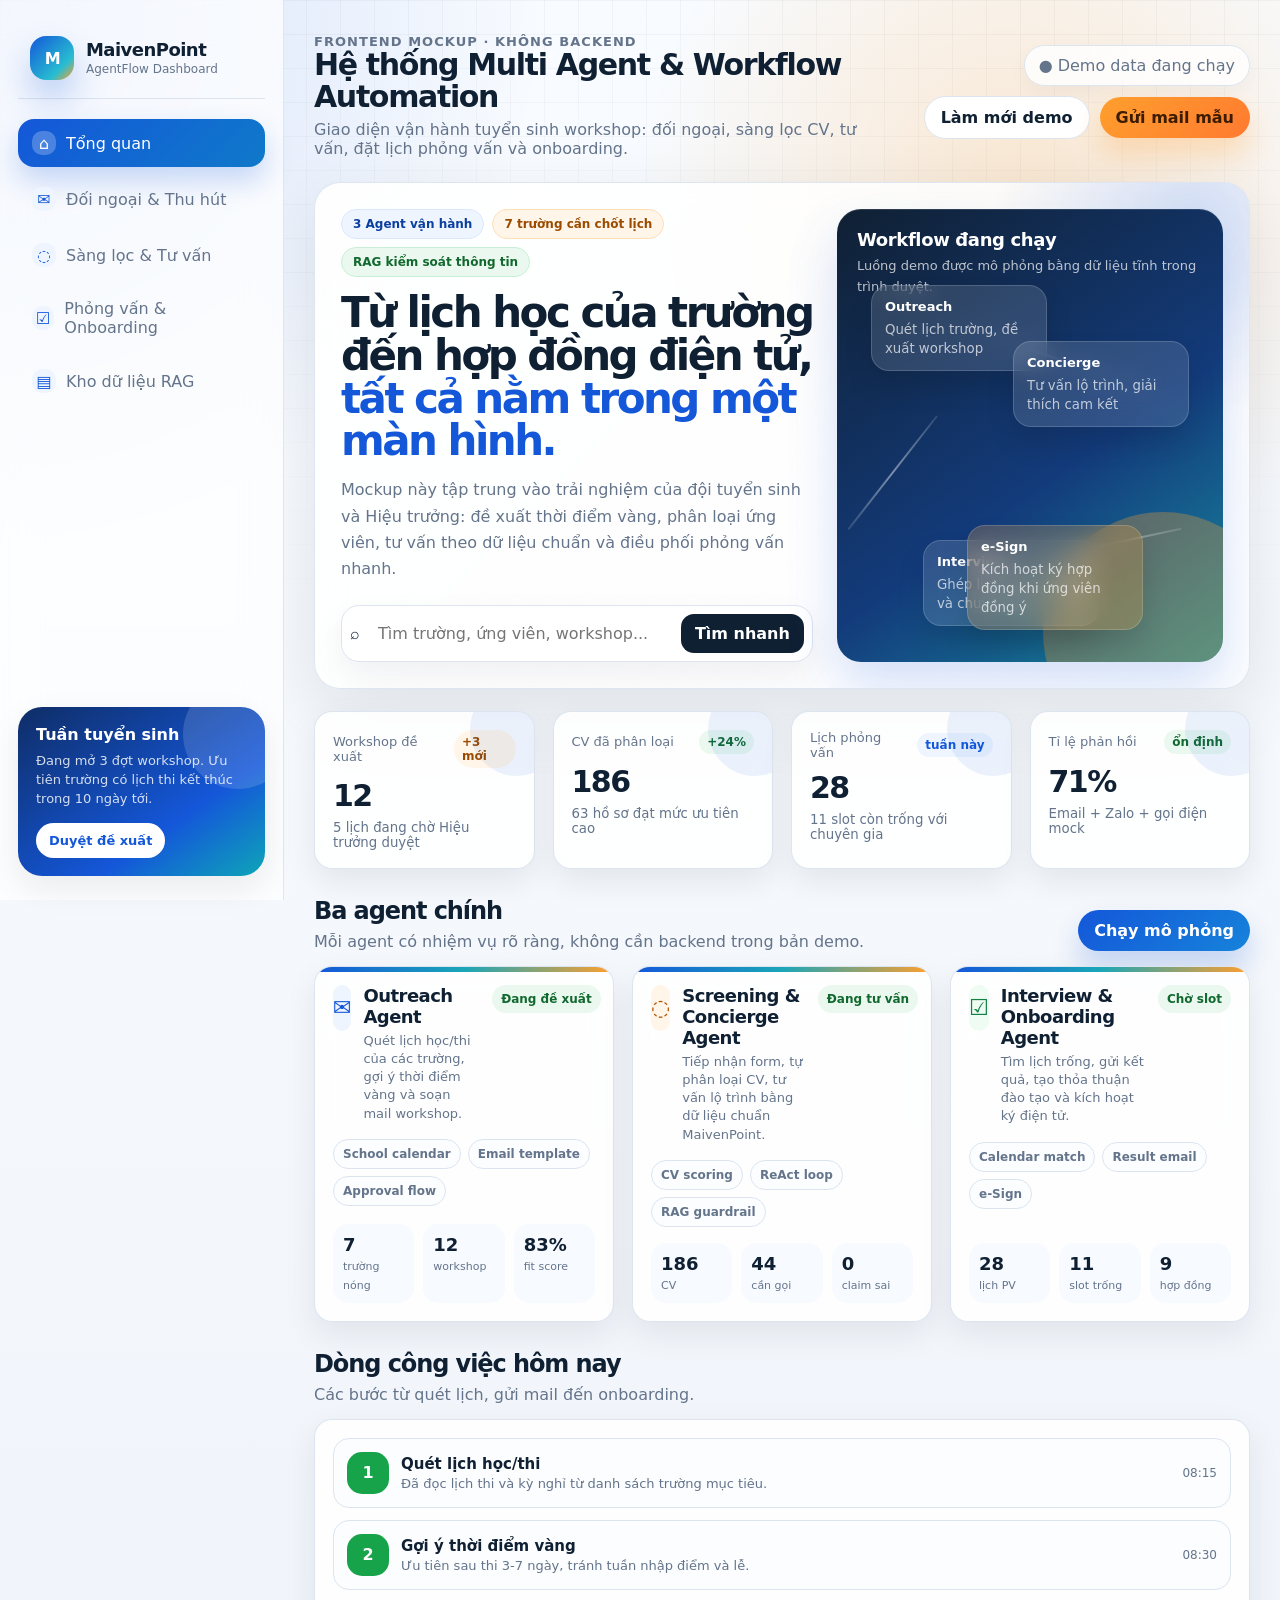
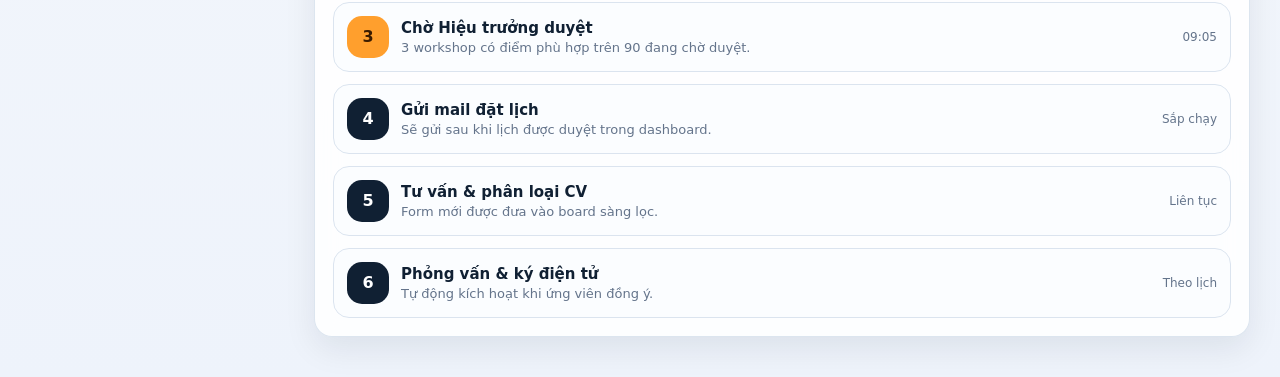
<file: src/imports/index.html>
<!doctype html>
<html lang="vi">
<head>
  <meta charset="utf-8" />
  <meta name="viewport" content="width=device-width, initial-scale=1" />
  <title>MaivenPoint AgentFlow — Multi Agent Workflow Automation</title>
  <meta name="description" content="Frontend mockup hệ thống Multi Agent & Workflow Automation cho tuyển sinh workshop MaivenPoint." />
  <style>
    :root{
      --bg:#f4f7fb;
      --paper:#ffffff;
      --ink:#102033;
      --muted:#64748b;
      --line:#dbe4ef;
      --blue:#1457d9;
      --blue-2:#0b3f9f;
      --cyan:#1aa6b8;
      --orange:#ff9f2d;
      --green:#16a34a;
      --red:#e5484d;
      --violet:#7c3aed;
      --shadow:0 24px 70px rgba(15, 23, 42, .10);
      --shadow-soft:0 12px 32px rgba(15, 23, 42, .08);
      --radius:26px;
      --radius-md:18px;
      --radius-sm:12px;
      --sidebar:284px;
      font-family: Inter, ui-sans-serif, system-ui, -apple-system, BlinkMacSystemFont, "Segoe UI", sans-serif;
    }

    *{box-sizing:border-box}
    html{scroll-behavior:smooth}
    body{
      margin:0;
      min-height:100vh;
      color:var(--ink);
      background:
        radial-gradient(circle at top left, rgba(20,87,217,.16), transparent 34rem),
        radial-gradient(circle at 80% 10%, rgba(255,159,45,.22), transparent 24rem),
        linear-gradient(180deg, #f8fbff 0%, var(--bg) 55%, #eef3fb 100%);
    }
    body::before{
      content:"";
      position:fixed; inset:0;
      pointer-events:none;
      background-image:linear-gradient(rgba(16,32,51,.035) 1px, transparent 1px), linear-gradient(90deg, rgba(16,32,51,.035) 1px, transparent 1px);
      background-size:34px 34px;
      mask-image:linear-gradient(to bottom, #000, transparent 78%);
      z-index:-2;
    }
    button, input, select, textarea{font:inherit}
    button{cursor:pointer}
    a{color:inherit;text-decoration:none}

    .app{
      min-height:100vh;
      display:grid;
      grid-template-columns:var(--sidebar) 1fr;
    }

    .sidebar{
      position:sticky;
      top:0;
      height:100vh;
      padding:24px 18px;
      background:rgba(255,255,255,.72);
      border-right:1px solid rgba(219,228,239,.9);
      backdrop-filter:blur(18px);
      display:flex;
      flex-direction:column;
      gap:20px;
      z-index:20;
    }
    .brand{
      display:flex; align-items:center; gap:12px;
      padding:12px 12px 18px;
      border-bottom:1px solid var(--line);
    }
    .brand-mark{
      width:44px;height:44px;border-radius:16px;
      display:grid;place-items:center;
      color:#fff;font-weight:900;letter-spacing:-.08em;
      background:linear-gradient(135deg,var(--blue),#28bdd1 72%,var(--orange));
      box-shadow:0 18px 34px rgba(20,87,217,.28);
    }
    .brand h1{font-size:18px;line-height:1;margin:0;letter-spacing:-.03em}
    .brand p{font-size:12px;margin:3px 0 0;color:var(--muted)}

    .nav{display:grid;gap:8px}
    .nav button{
      border:0;background:transparent;color:var(--muted);
      padding:12px 14px;border-radius:16px;
      display:flex;align-items:center;gap:10px;text-align:left;
      transition:.18s ease;
    }
    .nav button:hover{background:#edf5ff;color:var(--blue-2)}
    .nav button.active{background:linear-gradient(135deg,var(--blue),#0f79c9);color:#fff;box-shadow:0 14px 28px rgba(20,87,217,.22)}
    .nav .ico{width:24px;height:24px;display:grid;place-items:center;border-radius:10px;background:rgba(255,255,255,.24)}
    .nav button:not(.active) .ico{background:#eef5ff;color:var(--blue)}

    .side-card{
      margin-top:auto;
      border-radius:24px;
      padding:18px;
      background:linear-gradient(145deg,#0f2d66,#1457d9 66%,#0ea5b8);
      color:#fff;
      box-shadow:var(--shadow-soft);
      overflow:hidden;
      position:relative;
    }
    .side-card::after{
      content:"";position:absolute;right:-28px;top:-28px;width:110px;height:110px;border-radius:999px;background:rgba(255,255,255,.14)
    }
    .side-card p{margin:8px 0 14px;color:rgba(255,255,255,.82);font-size:13px;line-height:1.45}
    .side-card .small-btn{position:relative;z-index:1;background:#fff;color:var(--blue);border:0;border-radius:999px;padding:10px 13px;font-weight:800;font-size:13px}

    main{padding:26px 30px 40px;min-width:0}
    .topbar{
      display:flex;align-items:center;justify-content:space-between;gap:18px;
      margin-bottom:24px;
    }
    .eyebrow{
      color:var(--blue);font-weight:800;font-size:13px;letter-spacing:.08em;text-transform:uppercase;margin:0 0 7px
    }
    .topbar h2{font-size:30px;line-height:1.05;margin:0;letter-spacing:-.045em}
    .topbar p{margin:8px 0 0;color:var(--muted)}
    .actions{display:flex;align-items:center;gap:10px;flex-wrap:wrap;justify-content:flex-end}
    .pill{
      border:1px solid var(--line);
      background:rgba(255,255,255,.82);
      border-radius:999px;
      padding:10px 14px;
      color:var(--muted);
      display:flex;align-items:center;gap:8px;
      box-shadow:0 8px 20px rgba(15,23,42,.04);
    }
    .btn-primary,.btn-secondary,.btn-ghost{
      border-radius:999px;border:0;padding:11px 16px;font-weight:800;display:inline-flex;align-items:center;gap:8px;transition:.16s ease;
    }
    .btn-primary{background:linear-gradient(135deg,var(--orange),#ff7a30);color:#3b1c00;box-shadow:0 16px 28px rgba(255,159,45,.28)}
    .btn-primary:hover,.btn-secondary:hover,.btn-ghost:hover{transform:translateY(-1px)}
    .btn-secondary{background:linear-gradient(135deg,var(--blue),#1683da);color:#fff;box-shadow:0 16px 28px rgba(20,87,217,.22)}
    .btn-ghost{background:#fff;border:1px solid var(--line);color:var(--ink)}

    .hero{
      border:1px solid rgba(219,228,239,.92);
      border-radius:var(--radius);
      background:linear-gradient(135deg,rgba(255,255,255,.92),rgba(255,255,255,.76));
      box-shadow:var(--shadow);
      overflow:hidden;
      position:relative;
      padding:26px;
      margin-bottom:22px;
      display:grid;
      grid-template-columns:1.1fr .9fr;
      gap:24px;
      backdrop-filter:blur(14px);
    }
    .hero::before{
      content:"";position:absolute;right:-160px;top:-180px;width:430px;height:430px;border-radius:999px;background:radial-gradient(circle,rgba(20,87,217,.18),transparent 66%);
    }
    .hero-copy{position:relative;z-index:1}
    .badge-row{display:flex;flex-wrap:wrap;gap:8px;margin-bottom:15px}
    .badge{border-radius:999px;padding:7px 11px;background:#eef5ff;color:var(--blue-2);font-size:12px;font-weight:800;border:1px solid #d9e8ff}
    .badge.warn{background:#fff5e8;color:#9a4b00;border-color:#ffdfb3}
    .badge.good{background:#eaf8ef;color:#12692f;border-color:#c8efd5}
    .hero h3{font-size:42px;line-height:1.02;letter-spacing:-.06em;margin:0 0 14px;max-width:760px}
    .hero h3 span{color:var(--blue)}
    .hero p{font-size:16px;line-height:1.65;color:var(--muted);max-width:720px;margin:0 0 22px}
    .searchbar{
      display:flex;align-items:center;gap:10px;max-width:620px;
      background:#fff;border:1px solid var(--line);border-radius:18px;padding:8px;
      box-shadow:0 14px 34px rgba(15,23,42,.06);
    }
    .searchbar input{border:0;outline:0;flex:1;padding:10px 8px;min-width:140px;color:var(--ink)}
    .searchbar button{border:0;border-radius:13px;background:var(--ink);color:#fff;padding:10px 14px;font-weight:800}

    .hero-panel{
      position:relative;z-index:1;
      min-height:300px;
      border-radius:24px;
      background:linear-gradient(145deg,#102033,#133b7b 58%,#188da2);
      color:#fff;
      padding:20px;
      overflow:hidden;
      box-shadow:inset 0 1px rgba(255,255,255,.12), 0 24px 50px rgba(20,87,217,.18);
    }
    .hero-panel::before{content:"";position:absolute;inset:auto -60px -90px auto;width:240px;height:240px;border-radius:999px;background:rgba(255,159,45,.30)}
    .hero-panel h4{margin:0;font-size:18px;letter-spacing:-.02em}
    .hero-panel p{color:rgba(255,255,255,.72);margin:5px 0 0;font-size:13px}
    .orbit{position:absolute;inset:76px 34px 32px 34px}
    .node{
      position:absolute;border-radius:18px;background:rgba(255,255,255,.13);border:1px solid rgba(255,255,255,.16);backdrop-filter:blur(12px);padding:13px;width:176px;box-shadow:0 16px 28px rgba(0,0,0,.12);
    }
    .node strong{display:block;font-size:13px;margin-bottom:5px}.node small{color:rgba(255,255,255,.70)}
    .node.n1{left:0;top:0}.node.n2{right:0;top:56px}.node.n3{left:52px;bottom:4px}.node.n4{right:46px;bottom:0;background:rgba(255,159,45,.22)}
    .connector{position:absolute;height:2px;background:linear-gradient(90deg,rgba(255,255,255,.18),rgba(255,255,255,.65),rgba(255,255,255,.18));transform-origin:left center;opacity:.7}.c1{left:110px;top:48px;width:178px;transform:rotate(18deg)}.c2{right:108px;top:130px;width:144px;transform:rotate(128deg)}.c3{left:140px;bottom:64px;width:174px;transform:rotate(-12deg)}

    .grid{display:grid;gap:18px}
    .grid.cols-4{grid-template-columns:repeat(4,minmax(0,1fr))}.grid.cols-3{grid-template-columns:repeat(3,minmax(0,1fr))}.grid.cols-2{grid-template-columns:repeat(2,minmax(0,1fr))}
    .card{
      border:1px solid rgba(219,228,239,.95);
      background:rgba(255,255,255,.88);
      border-radius:var(--radius-md);
      box-shadow:var(--shadow-soft);
      padding:18px;
      min-width:0;
      backdrop-filter:blur(12px);
    }
    .stat{position:relative;overflow:hidden}.stat::after{content:"";position:absolute;right:-30px;top:-30px;width:94px;height:94px;border-radius:999px;background:rgba(20,87,217,.08)}
    .stat-label{color:var(--muted);font-size:13px;margin:0 0 10px;display:flex;align-items:center;justify-content:space-between;gap:8px}
    .stat strong{font-size:30px;letter-spacing:-.05em}.stat small{display:block;color:var(--muted);margin-top:7px}.trend{font-size:12px;font-weight:900;border-radius:999px;padding:5px 8px;background:#eaf8ef;color:#12692f}.trend.hot{background:#fff5e8;color:#9a4b00}.trend.info{background:#eef5ff;color:var(--blue)}

    .section{display:none}.section.active{display:block}
    .section-head{display:flex;align-items:end;justify-content:space-between;gap:16px;margin:28px 0 15px}.section-head h3{font-size:24px;letter-spacing:-.045em;margin:0}.section-head p{margin:7px 0 0;color:var(--muted)}

    .agent-card{
      position:relative;overflow:hidden;
      min-height:285px;
      display:flex;flex-direction:column;gap:16px;
    }
    .agent-card::before{content:"";position:absolute;inset:0 0 auto 0;height:5px;background:linear-gradient(90deg,var(--blue),var(--cyan),var(--orange))}
    .agent-top{display:flex;justify-content:space-between;gap:12px;align-items:flex-start}.agent-title{display:flex;gap:12px}.agent-ico{width:46px;height:46px;border-radius:17px;display:grid;place-items:center;background:#eef5ff;color:var(--blue);font-size:22px}.agent-card:nth-child(2) .agent-ico{background:#fff5e8;color:#af5405}.agent-card:nth-child(3) .agent-ico{background:#eefcf3;color:#138144}
    .agent-title h4{margin:0;font-size:18px;letter-spacing:-.03em}.agent-title p{margin:5px 0 0;color:var(--muted);font-size:13px;line-height:1.4}
    .status{font-size:12px;font-weight:900;border-radius:999px;padding:7px 9px;background:#eaf8ef;color:#12692f;white-space:nowrap}.status.wait{background:#fff5e8;color:#9a4b00}.status.draft{background:#eef5ff;color:var(--blue-2)}
    .chips{display:flex;flex-wrap:wrap;gap:7px}.chip{padding:7px 9px;border-radius:999px;border:1px solid var(--line);background:#fbfdff;color:var(--muted);font-size:12px;font-weight:700}
    .agent-metrics{display:grid;grid-template-columns:repeat(3,1fr);gap:9px;margin-top:auto}.mini{border-radius:15px;background:#f7faff;padding:10px}.mini strong{display:block;font-size:18px}.mini span{font-size:11px;color:var(--muted)}

    .workflow{padding:18px;display:grid;gap:12px}.flow-step{display:grid;grid-template-columns:42px 1fr auto;gap:12px;align-items:center;padding:13px;border-radius:16px;border:1px solid var(--line);background:#fbfdff}.step-num{width:42px;height:42px;border-radius:15px;background:var(--ink);color:#fff;display:grid;place-items:center;font-weight:900}.flow-step.done .step-num{background:var(--green)}.flow-step.active .step-num{background:var(--orange);color:#3b1c00}.flow-step h4{margin:0;font-size:15px}.flow-step p{margin:3px 0 0;color:var(--muted);font-size:13px}.flow-step .time{font-size:12px;color:var(--muted);white-space:nowrap}

    .table-wrap{overflow:auto;border-radius:18px;border:1px solid var(--line);background:#fff}table{width:100%;border-collapse:collapse;min-width:760px}th,td{text-align:left;padding:14px 15px;border-bottom:1px solid #eef2f7;font-size:14px}th{background:#f7faff;color:#64748b;font-size:12px;text-transform:uppercase;letter-spacing:.05em}tr:last-child td{border-bottom:0}.school{display:flex;align-items:center;gap:10px}.avatar{width:36px;height:36px;border-radius:13px;background:linear-gradient(135deg,#e9f2ff,#fff5e8);display:grid;place-items:center;font-weight:900;color:var(--blue)}.score{font-weight:900;color:var(--blue)}.tag{display:inline-flex;border-radius:999px;padding:6px 9px;font-size:12px;font-weight:800}.tag.blue{background:#eef5ff;color:var(--blue-2)}.tag.orange{background:#fff5e8;color:#9a4b00}.tag.green{background:#eaf8ef;color:#12692f}.tag.red{background:#fff1f2;color:#be123c}.tag.violet{background:#f4efff;color:#6d28d9}

    .kanban{display:grid;grid-template-columns:repeat(4,minmax(240px,1fr));gap:14px;overflow:auto;padding-bottom:4px}.lane{border-radius:22px;background:rgba(255,255,255,.72);border:1px solid var(--line);padding:13px;min-height:430px}.lane-head{display:flex;justify-content:space-between;align-items:center;margin-bottom:12px}.lane-head h4{margin:0;font-size:15px}.count{background:#eef5ff;color:var(--blue);border-radius:999px;padding:4px 8px;font-size:12px;font-weight:900}.candidate{border-radius:17px;background:#fff;border:1px solid var(--line);padding:13px;margin-bottom:10px;box-shadow:0 8px 20px rgba(15,23,42,.05)}.candidate strong{display:block}.candidate p{font-size:12px;color:var(--muted);margin:5px 0 10px;line-height:1.45}.candidate-footer{display:flex;justify-content:space-between;align-items:center;gap:8px;font-size:12px;color:var(--muted)}

    .knowledge{display:grid;grid-template-columns:1fr .9fr;gap:18px}.doc-list{display:grid;gap:10px}.doc{display:flex;align-items:center;gap:12px;padding:13px;border-radius:16px;border:1px solid var(--line);background:#fbfdff}.doc .file{width:38px;height:38px;border-radius:14px;background:#eef5ff;color:var(--blue);display:grid;place-items:center}.doc h4{margin:0;font-size:14px}.doc p{margin:4px 0 0;color:var(--muted);font-size:12px}.rag-box{border-radius:22px;padding:18px;background:linear-gradient(145deg,#102033,#153c78);color:#fff;min-height:100%}.rag-box h4{margin:0 0 12px}.rag-box p{color:rgba(255,255,255,.76);line-height:1.55}.source-card{border-radius:16px;background:rgba(255,255,255,.10);border:1px solid rgba(255,255,255,.13);padding:13px;margin-top:10px}.source-card small{color:rgba(255,255,255,.7)}

    .timeline{position:relative;padding-left:22px}.timeline::before{content:"";position:absolute;left:8px;top:6px;bottom:6px;width:2px;background:#dbe7f8}.event{position:relative;margin:0 0 14px;padding:14px;border-radius:16px;background:#fbfdff;border:1px solid var(--line)}.event::before{content:"";position:absolute;left:-20px;top:18px;width:12px;height:12px;border-radius:999px;background:var(--blue);box-shadow:0 0 0 4px #e8f1ff}.event h4{margin:0;font-size:15px}.event p{margin:4px 0 0;color:var(--muted);font-size:13px;line-height:1.45}.event time{font-size:12px;font-weight:900;color:var(--orange)}

    .toast{position:fixed;right:24px;bottom:24px;z-index:60;transform:translateY(30px);opacity:0;pointer-events:none;transition:.25s ease;background:#102033;color:#fff;border-radius:18px;padding:14px 16px;box-shadow:0 20px 44px rgba(15,23,42,.28);max-width:360px}.toast.show{transform:translateY(0);opacity:1}.toast strong{display:block;margin-bottom:4px}.toast span{color:rgba(255,255,255,.75);font-size:13px}

    .mobile-bar{display:none;position:sticky;top:0;z-index:30;padding:12px 14px;background:rgba(255,255,255,.82);backdrop-filter:blur(16px);border-bottom:1px solid var(--line);align-items:center;justify-content:space-between}.hamb{border:0;background:var(--ink);color:#fff;border-radius:12px;padding:10px 12px}

    @media(max-width:1180px){.hero{grid-template-columns:1fr}.grid.cols-4{grid-template-columns:repeat(2,1fr)}.grid.cols-3{grid-template-columns:1fr}.knowledge{grid-template-columns:1fr}.hero-panel{min-height:330px}}
    @media(max-width:900px){.app{display:block}.mobile-bar{display:flex}.sidebar{position:fixed;left:14px;top:68px;height:auto;max-height:calc(100vh - 88px);width:min(310px,calc(100vw - 28px));border:1px solid var(--line);border-radius:24px;box-shadow:var(--shadow);transform:translateX(-120%);transition:.22s ease}.sidebar.open{transform:translateX(0)}main{padding:18px 14px 34px}.topbar{align-items:flex-start;flex-direction:column}.actions{justify-content:flex-start}.hero{padding:18px}.hero h3{font-size:34px}.grid.cols-4,.grid.cols-2{grid-template-columns:1fr}.searchbar{flex-direction:column;align-items:stretch}.searchbar input{width:100%}.searchbar button{width:100%}.orbit{inset:76px 14px 24px}.node{position:relative;left:auto!important;right:auto!important;top:auto!important;bottom:auto!important;width:100%;margin-bottom:10px}.connector{display:none}.hero-panel{min-height:auto}.orbit{position:relative;inset:auto;margin-top:18px}.kanban{grid-template-columns:repeat(4,280px)}}
  </style>
</head>
<body>
  <div class="mobile-bar">
    <div class="brand" style="border:0;padding:0">
      <div class="brand-mark">M</div>
      <div><h1>AgentFlow</h1><p>Frontend mock data</p></div>
    </div>
    <button class="hamb" id="menuBtn">☰</button>
  </div>

  <div class="app">
    <aside class="sidebar" id="sidebar">
      <div class="brand">
        <div class="brand-mark">M</div>
        <div>
          <h1>MaivenPoint</h1>
          <p>AgentFlow Dashboard</p>
        </div>
      </div>
      <nav class="nav" aria-label="Điều hướng chính">
        <button class="active" data-section="overview"><span class="ico">⌂</span>Tổng quan</button>
        <button data-section="outreach"><span class="ico">✉</span>Đối ngoại & Thu hút</button>
        <button data-section="screening"><span class="ico">◌</span>Sàng lọc & Tư vấn</button>
        <button data-section="interview"><span class="ico">☑</span>Phỏng vấn & Onboarding</button>
        <button data-section="knowledge"><span class="ico">▤</span>Kho dữ liệu RAG</button>
      </nav>
      <div class="side-card">
        <strong>Tuần tuyển sinh</strong>
        <p>Đang mở 3 đợt workshop. Ưu tiên trường có lịch thi kết thúc trong 10 ngày tới.</p>
        <button class="small-btn" id="approveCampaign">Duyệt đề xuất</button>
      </div>
    </aside>

    <main>
      <div class="topbar">
        <div>
          <p class="eyebrow">Frontend mockup · không backend</p>
          <h2>Hệ thống Multi Agent & Workflow Automation</h2>
          <p>Giao diện vận hành tuyển sinh workshop: đối ngoại, sàng lọc CV, tư vấn, đặt lịch phỏng vấn và onboarding.</p>
        </div>
        <div class="actions">
          <span class="pill">● Demo data đang chạy</span>
          <button class="btn-ghost" id="refreshBtn">Làm mới demo</button>
          <button class="btn-primary" id="sendMailBtn">Gửi mail mẫu</button>
        </div>
      </div>

      <section class="hero">
        <div class="hero-copy">
          <div class="badge-row">
            <span class="badge">3 Agent vận hành</span>
            <span class="badge warn">7 trường cần chốt lịch</span>
            <span class="badge good">RAG kiểm soát thông tin</span>
          </div>
          <h3>Từ lịch học của trường đến hợp đồng điện tử, <span>tất cả nằm trong một màn hình.</span></h3>
          <p>Mockup này tập trung vào trải nghiệm của đội tuyển sinh và Hiệu trưởng: đề xuất thời điểm vàng, phân loại ứng viên, tư vấn theo dữ liệu chuẩn và điều phối phỏng vấn nhanh.</p>
          <div class="searchbar">
            <span>⌕</span>
            <input id="globalSearch" placeholder="Tìm trường, ứng viên, workshop..." />
            <button id="searchBtn">Tìm nhanh</button>
          </div>
        </div>
        <div class="hero-panel">
          <h4>Workflow đang chạy</h4>
          <p>Luồng demo được mô phỏng bằng dữ liệu tĩnh trong trình duyệt.</p>
          <div class="orbit">
            <div class="connector c1"></div><div class="connector c2"></div><div class="connector c3"></div>
            <div class="node n1"><strong>Outreach</strong><small>Quét lịch trường, đề xuất workshop</small></div>
            <div class="node n2"><strong>Concierge</strong><small>Tư vấn lộ trình, giải thích cam kết</small></div>
            <div class="node n3"><strong>Interview</strong><small>Ghép lịch Hiệu trưởng và chuyên gia</small></div>
            <div class="node n4"><strong>e-Sign</strong><small>Kích hoạt ký hợp đồng khi ứng viên đồng ý</small></div>
          </div>
        </div>
      </section>

      <section id="overview" class="section active">
        <div class="grid cols-4">
          <article class="card stat"><p class="stat-label">Workshop đề xuất <span class="trend hot">+3 mới</span></p><strong>12</strong><small>5 lịch đang chờ Hiệu trưởng duyệt</small></article>
          <article class="card stat"><p class="stat-label">CV đã phân loại <span class="trend">+24%</span></p><strong>186</strong><small>63 hồ sơ đạt mức ưu tiên cao</small></article>
          <article class="card stat"><p class="stat-label">Lịch phỏng vấn <span class="trend info">tuần này</span></p><strong>28</strong><small>11 slot còn trống với chuyên gia</small></article>
          <article class="card stat"><p class="stat-label">Tỉ lệ phản hồi <span class="trend">ổn định</span></p><strong>71%</strong><small>Email + Zalo + gọi điện mock</small></article>
        </div>

        <div class="section-head">
          <div><h3>Ba agent chính</h3><p>Mỗi agent có nhiệm vụ rõ ràng, không cần backend trong bản demo.</p></div>
          <button class="btn-secondary" id="simulateBtn">Chạy mô phỏng</button>
        </div>
        <div class="grid cols-3" id="agentCards"></div>

        <div class="section-head">
          <div><h3>Dòng công việc hôm nay</h3><p>Các bước từ quét lịch, gửi mail đến onboarding.</p></div>
        </div>
        <div class="card workflow" id="workflowList"></div>
      </section>

      <section id="outreach" class="section">
        <div class="section-head">
          <div><h3>Đối ngoại & Thu hút</h3><p>Outreach Agent quét lịch học/thi của các trường và gợi ý thời điểm vàng.</p></div>
          <button class="btn-primary" id="approveAll">Duyệt 3 lịch tốt nhất</button>
        </div>
        <div class="card table-wrap">
          <table>
            <thead><tr><th>Trường</th><th>Lịch thi</th><th>Thời điểm vàng</th><th>Điểm phù hợp</th><th>Trạng thái</th><th>Hành động</th></tr></thead>
            <tbody id="schoolRows"></tbody>
          </table>
        </div>
      </section>

      <section id="screening" class="section">
        <div class="section-head">
          <div><h3>Sàng lọc & Tư vấn</h3><p>Concierge Agent tiếp nhận form, phân loại CV và tư vấn bằng dữ liệu chuẩn MaivenPoint.</p></div>
          <button class="btn-secondary" id="classifyBtn">Phân loại mock</button>
        </div>
        <div class="kanban" id="candidateBoard"></div>
      </section>

      <section id="interview" class="section">
        <div class="section-head">
          <div><h3>Phỏng vấn & Onboarding</h3><p>Tự động kiểm tra lịch trống của Hiệu trưởng và chuyên gia nước ngoài để xếp phỏng vấn.</p></div>
          <button class="btn-primary" id="bookSlotBtn">Đặt slot đẹp nhất</button>
        </div>
        <div class="grid cols-2">
          <div class="card">
            <h3 style="margin:0 0 14px;letter-spacing:-.03em">Lịch đề xuất</h3>
            <div class="timeline" id="timeline"></div>
          </div>
          <div class="card">
            <h3 style="margin:0 0 14px;letter-spacing:-.03em">Trạng thái onboarding</h3>
            <div class="workflow" id="onboardingFlow"></div>
          </div>
        </div>
      </section>

      <section id="knowledge" class="section">
        <div class="section-head">
          <div><h3>Kho dữ liệu RAG</h3><p>Mock nguồn dữ liệu để agent tư vấn đúng tài liệu, hạn chế bịa thông tin.</p></div>
          <button class="btn-ghost" id="checkRagBtn">Kiểm tra nguồn</button>
        </div>
        <div class="knowledge">
          <div class="card">
            <h3 style="margin:0 0 14px;letter-spacing:-.03em">Tài liệu chuẩn</h3>
            <div class="doc-list" id="docList"></div>
          </div>
          <div class="rag-box">
            <h4>Câu trả lời mẫu của Concierge Agent</h4>
            <p>“Dựa trên tài liệu chương trình hiện tại, lộ trình gồm 3 giai đoạn: nền tảng kỹ năng, thực chiến dự án và chuẩn bị phỏng vấn. Cam kết đầu ra chỉ được tư vấn theo đúng điều kiện trong tài liệu đã duyệt.”</p>
            <div class="source-card"><strong>Nguồn trích xuất</strong><br><small>Chính sách khóa học v2.4 · FAQ cam kết đầu ra · Bộ mail tư vấn</small></div>
            <div class="source-card"><strong>Cơ chế an toàn</strong><br><small>Nếu không tìm thấy dữ liệu trong kho RAG, agent sẽ chuyển câu hỏi cho tư vấn viên thay vì tự suy đoán.</small></div>
          </div>
        </div>
      </section>
    </main>
  </div>

  <div class="toast" id="toast"><strong>Đã cập nhật demo</strong><span>Dữ liệu mock được làm mới trên giao diện.</span></div>

  <script>
    const data = {
      agents:[
        {icon:'✉',name:'Outreach Agent',desc:'Quét lịch học/thi của các trường, gợi ý thời điểm vàng và soạn mail workshop.',status:'Đang đề xuất',chips:['School calendar','Email template','Approval flow'],metrics:[['7','trường nóng'],['12','workshop'],['83%','fit score']]},
        {icon:'◌',name:'Screening & Concierge Agent',desc:'Tiếp nhận form, tự phân loại CV, tư vấn lộ trình bằng dữ liệu chuẩn MaivenPoint.',status:'Đang tư vấn',chips:['CV scoring','ReAct loop','RAG guardrail'],metrics:[['186','CV'],['44','cần gọi'],['0','claim sai']]},
        {icon:'☑',name:'Interview & Onboarding Agent',desc:'Tìm lịch trống, gửi kết quả, tạo thỏa thuận đào tạo và kích hoạt ký điện tử.',status:'Chờ slot',chips:['Calendar match','Result email','e-Sign'],metrics:[['28','lịch PV'],['11','slot trống'],['9','hợp đồng']]}
      ],
      workflow:[
        ['done','Quét lịch học/thi', 'Đã đọc lịch thi và kỳ nghỉ từ danh sách trường mục tiêu.', '08:15'],
        ['done','Gợi ý thời điểm vàng', 'Ưu tiên sau thi 3-7 ngày, tránh tuần nhập điểm và lễ.', '08:30'],
        ['active','Chờ Hiệu trưởng duyệt', '3 workshop có điểm phù hợp trên 90 đang chờ duyệt.', '09:05'],
        ['wait','Gửi mail đặt lịch', 'Sẽ gửi sau khi lịch được duyệt trong dashboard.', 'Sắp chạy'],
        ['wait','Tư vấn & phân loại CV', 'Form mới được đưa vào board sàng lọc.', 'Liên tục'],
        ['wait','Phỏng vấn & ký điện tử', 'Tự động kích hoạt khi ứng viên đồng ý.', 'Theo lịch']
      ],
      schools:[
        ['ĐH Công nghệ Sài Gòn','Thi cuối kỳ: 12–18/06','22/06, 09:00','94','Chờ duyệt','orange'],
        ['FPT Polytechnic','Bảo vệ dự án: 15–19/06','24/06, 14:00','91','Có thể gửi mail','green'],
        ['ĐH Kinh tế TP.HCM','Thi tập trung: 20–27/06','02/07, 09:30','88','Cần xác minh','blue'],
        ['ĐH Văn Lang','Tuần sinh hoạt CLB: 25–29/06','28/06, 15:00','85','Đang trao đổi','violet'],
        ['ĐH Mở TP.HCM','Thi online: 10–16/06','21/06, 10:00','82','Chờ duyệt','orange'],
        ['ĐH Nguyễn Tất Thành','Thi kết thúc môn: 18–24/06','29/06, 08:30','79','Theo dõi','blue']
      ],
      candidates:{
        'Form mới':[
          ['Minh Anh','Data Analyst intern · GPA 3.4','CV mới gửi 18 phút trước','Mới'],
          ['Hoàng Nam','Business major · quan tâm workshop','Cần xác minh số điện thoại','Mới']
        ],
        'Ưu tiên cao':[
          ['Thanh Trúc','Portfolio tốt · IELTS 6.5','Phù hợp lộ trình chuyên sâu','92 điểm'],
          ['Quốc Bảo','Backend intern · đã có project','Nên tư vấn gói tăng tốc','89 điểm']
        ],
        'Cần tư vấn':[
          ['Gia Hân','Chưa rõ mục tiêu nghề nghiệp','Agent đề xuất gọi 7 phút','Cần gọi'],
          ['Tuấn Kiệt','Hỏi kỹ về cam kết đầu ra','Dùng nguồn FAQ cam kết','RAG']
        ],
        'Đã đặt phỏng vấn':[
          ['Mai Phương','Đồng ý lịch 25/06','Chuyên gia: Mr. Daniel','09:30'],
          ['Đức Huy','Chờ xác nhận email','Hiệu trưởng còn slot 14:00','Tạm giữ']
        ]
      },
      interviews:[
        ['25/06 · 09:30','Mai Phương · Phỏng vấn đầu vào','Hiệu trưởng rảnh, Mr. Daniel rảnh 09:00–11:00.'],
        ['25/06 · 14:00','Đức Huy · Chờ xác nhận','Slot được giữ 6 giờ, tự nhắc lại nếu chưa phản hồi.'],
        ['26/06 · 10:30','Thanh Trúc · Đề xuất lịch','Phù hợp với lịch chuyên gia nước ngoài và tư vấn viên.'],
        ['27/06 · 15:00','Quốc Bảo · Technical check','Chuẩn bị gửi rubric phỏng vấn trước 24 giờ.']
      ],
      onboarding:[
        ['done','Gửi mail kết quả','Ứng viên đạt được nhận email cá nhân hóa.','Tự động'],
        ['active','Thỏa thuận đào tạo','Mẫu thỏa thuận được điền mock data.','Chờ OK'],
        ['wait','Ký hợp đồng điện tử','Kích hoạt sau khi ứng viên đồng ý điều khoản.','Sẵn sàng'],
        ['wait','Tạo checklist nhập học','Gửi tài liệu chuẩn bị và lịch khai giảng.','Kế tiếp']
      ],
      docs:[
        ['Chính sách khóa học v2.4','Nguồn chính cho học phí, điều kiện cam kết, cấu trúc lộ trình.'],
        ['FAQ cam kết đầu ra','Các câu trả lời đã duyệt để tránh tư vấn quá mức.'],
        ['Bộ mail workshop','Template mời trường, xác nhận lịch và nhắc tham dự.'],
        ['Rubric phỏng vấn','Tiêu chí đánh giá đầu vào và gợi ý nhánh tư vấn.'],
        ['Quy trình e-Sign','Các bước kích hoạt ký điện tử và nhắc hoàn tất.']
      ]
    };

    const $ = (s, root=document)=>root.querySelector(s);
    const $$ = (s, root=document)=>[...root.querySelectorAll(s)];

    function renderAgents(){
      $('#agentCards').innerHTML = data.agents.map(a=>`<article class="card agent-card">
        <div class="agent-top"><div class="agent-title"><div class="agent-ico">${a.icon}</div><div><h4>${a.name}</h4><p>${a.desc}</p></div></div><span class="status">${a.status}</span></div>
        <div class="chips">${a.chips.map(c=>`<span class="chip">${c}</span>`).join('')}</div>
        <div class="agent-metrics">${a.metrics.map(m=>`<div class="mini"><strong>${m[0]}</strong><span>${m[1]}</span></div>`).join('')}</div>
      </article>`).join('');
    }
    function renderWorkflow(target, items){
      $(target).innerHTML = items.map((w,i)=>`<div class="flow-step ${w[0]}"><div class="step-num">${i+1}</div><div><h4>${w[1]}</h4><p>${w[2]}</p></div><span class="time">${w[3]}</span></div>`).join('');
    }
    function renderSchools(){
      $('#schoolRows').innerHTML = data.schools.map((s,i)=>`<tr><td><div class="school"><div class="avatar">${s[0].split(' ').slice(-1)[0][0]}</div><strong>${s[0]}</strong></div></td><td>${s[1]}</td><td>${s[2]}</td><td><span class="score">${s[3]}</span>/100</td><td><span class="tag ${s[5]}">${s[4]}</span></td><td><button class="btn-ghost" onclick="toast('Đã soạn mail cho ${s[0]}','Mail đặt lịch workshop đã được tạo bằng mock data.')">Soạn mail</button></td></tr>`).join('');
    }
    function renderCandidates(){
      $('#candidateBoard').innerHTML = Object.entries(data.candidates).map(([lane, cards])=>`<div class="lane"><div class="lane-head"><h4>${lane}</h4><span class="count">${cards.length}</span></div>${cards.map(c=>`<div class="candidate"><strong>${c[0]}</strong><p>${c[1]}</p><div class="candidate-footer"><span>${c[2]}</span><b>${c[3]}</b></div></div>`).join('')}</div>`).join('');
    }
    function renderTimeline(){
      $('#timeline').innerHTML = data.interviews.map(e=>`<div class="event"><time>${e[0]}</time><h4>${e[1]}</h4><p>${e[2]}</p></div>`).join('');
    }
    function renderDocs(){
      $('#docList').innerHTML = data.docs.map(d=>`<div class="doc"><div class="file">▤</div><div><h4>${d[0]}</h4><p>${d[1]}</p></div></div>`).join('');
    }

    function toast(title='Đã cập nhật demo', msg='Dữ liệu mock được làm mới trên giao diện.'){
      const t=$('#toast'); t.querySelector('strong').textContent=title; t.querySelector('span').textContent=msg; t.classList.add('show');
      clearTimeout(window.__toast); window.__toast=setTimeout(()=>t.classList.remove('show'),3200);
    }

    function switchSection(id){
      $$('.section').forEach(s=>s.classList.toggle('active',s.id===id));
      $$('.nav button').forEach(b=>b.classList.toggle('active',b.dataset.section===id));
      $('#sidebar').classList.remove('open');
    }

    renderAgents(); renderWorkflow('#workflowList',data.workflow); renderSchools(); renderCandidates(); renderTimeline(); renderWorkflow('#onboardingFlow',data.onboarding); renderDocs();

    $$('.nav button').forEach(btn=>btn.addEventListener('click',()=>switchSection(btn.dataset.section)));
    $('#menuBtn')?.addEventListener('click',()=>$('#sidebar').classList.toggle('open'));
    $('#refreshBtn').addEventListener('click',()=>toast('Làm mới demo', 'Toàn bộ số liệu đang dùng mock data trong file index.html.'));
    $('#sendMailBtn').addEventListener('click',()=>{switchSection('outreach'); toast('Mail mẫu đã sẵn sàng', 'Chọn một trường và bấm “Soạn mail” để mô phỏng gửi lịch workshop.');});
    $('#approveCampaign').addEventListener('click',()=>toast('Đã duyệt chiến dịch', '3 workshop có điểm phù hợp cao được chuyển sang bước soạn mail.'));
    $('#approveAll').addEventListener('click',()=>toast('Đã duyệt 3 lịch tốt nhất', 'Outreach Agent sẽ mô phỏng gửi email mời workshop.'));
    $('#simulateBtn').addEventListener('click',()=>toast('Mô phỏng workflow', 'Luồng đối ngoại → sàng lọc → phỏng vấn → e-Sign đã được kích hoạt trên UI.'));
    $('#classifyBtn').addEventListener('click',()=>toast('Phân loại CV mock', 'Ứng viên được chia theo 4 cột: form mới, ưu tiên cao, cần tư vấn, đã đặt phỏng vấn.'));
    $('#bookSlotBtn').addEventListener('click',()=>toast('Đặt slot đẹp nhất', 'Slot 25/06 lúc 09:30 được chọn vì trùng lịch rảnh của Hiệu trưởng và chuyên gia.'));
    $('#checkRagBtn').addEventListener('click',()=>toast('Nguồn RAG hợp lệ', 'Các câu trả lời tư vấn sẽ ưu tiên 5 tài liệu chuẩn trong kho dữ liệu.'));
    $('#searchBtn').addEventListener('click',()=>{
      const q=$('#globalSearch').value.trim();
      toast(q ? `Tìm thấy kết quả cho “${q}”` : 'Nhập từ khóa để tìm', q ? 'Đây là tìm kiếm giả lập trên mock data, không gọi backend.' : 'Ví dụ: Văn Lang, Thanh Trúc, workshop.');
    });
    $('#globalSearch').addEventListener('keydown',e=>{if(e.key==='Enter')$('#searchBtn').click()});
  </script>
</body>
</html>
</file>
